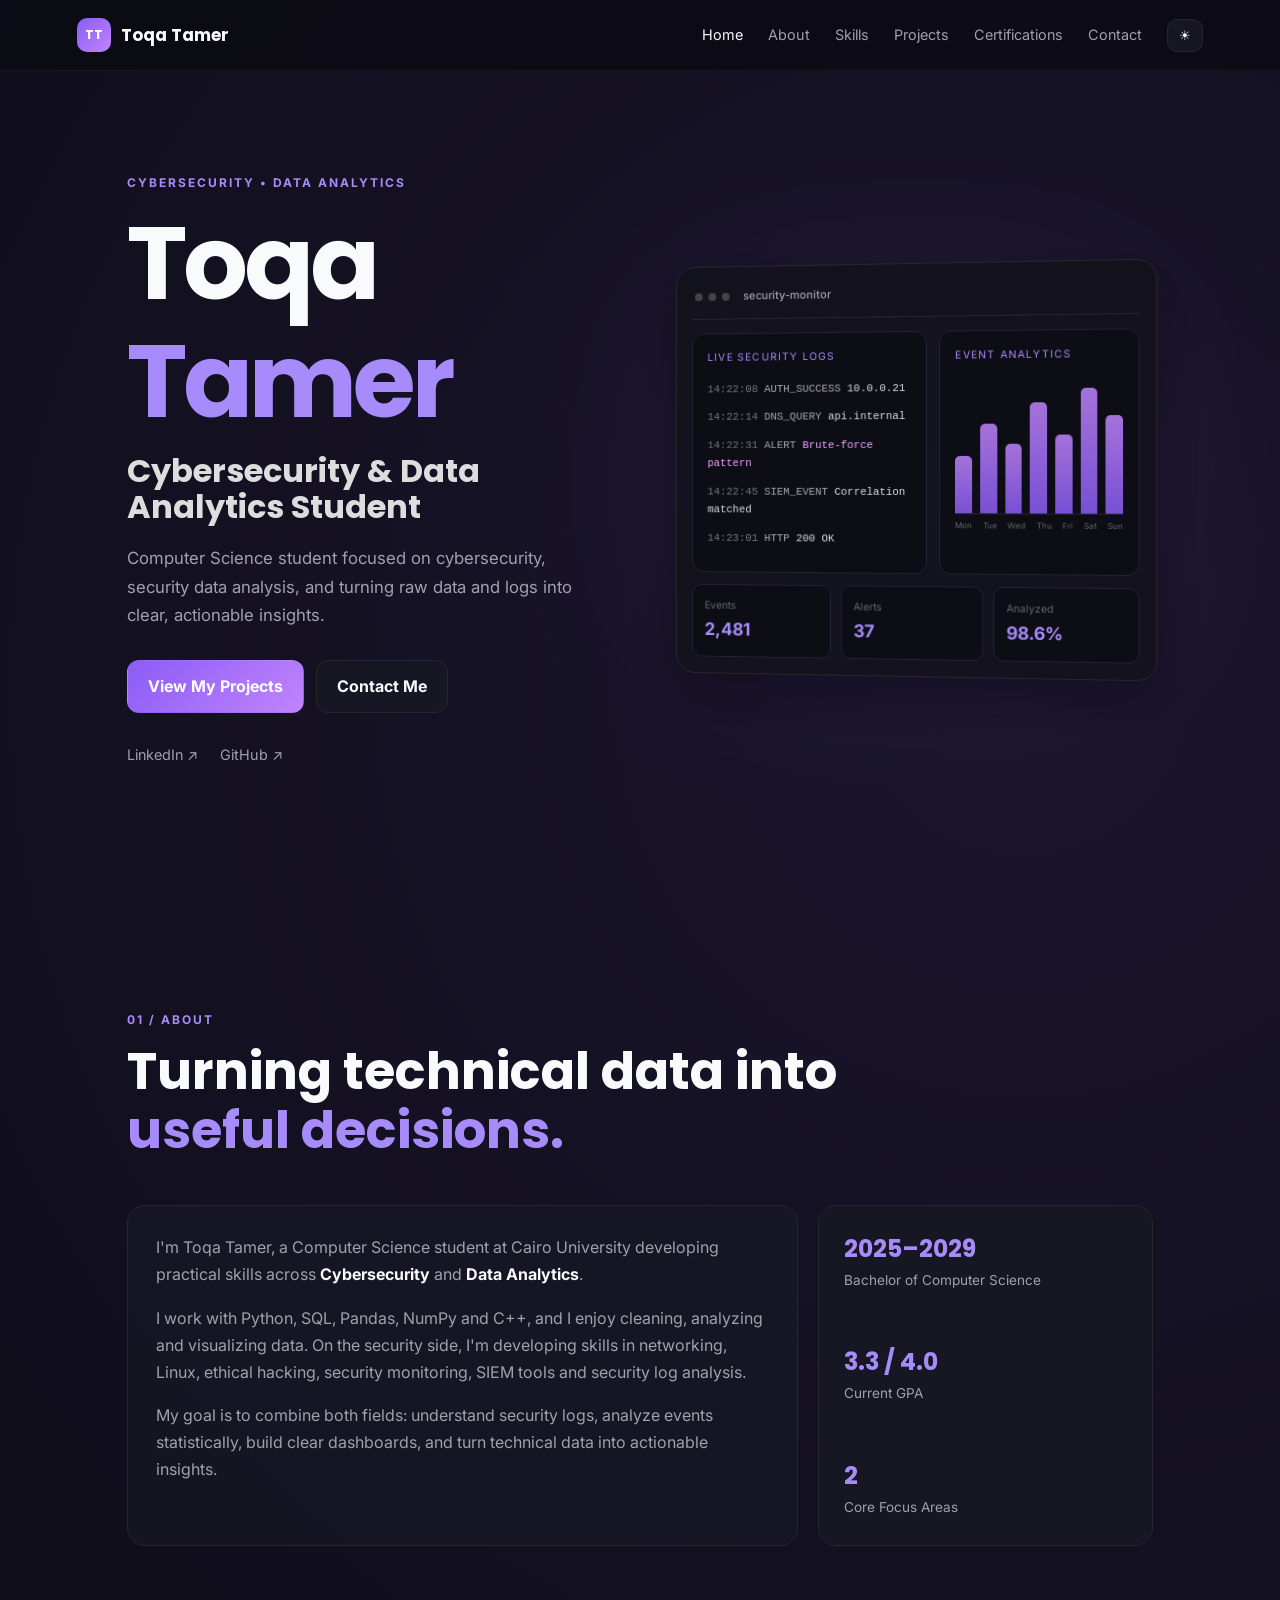
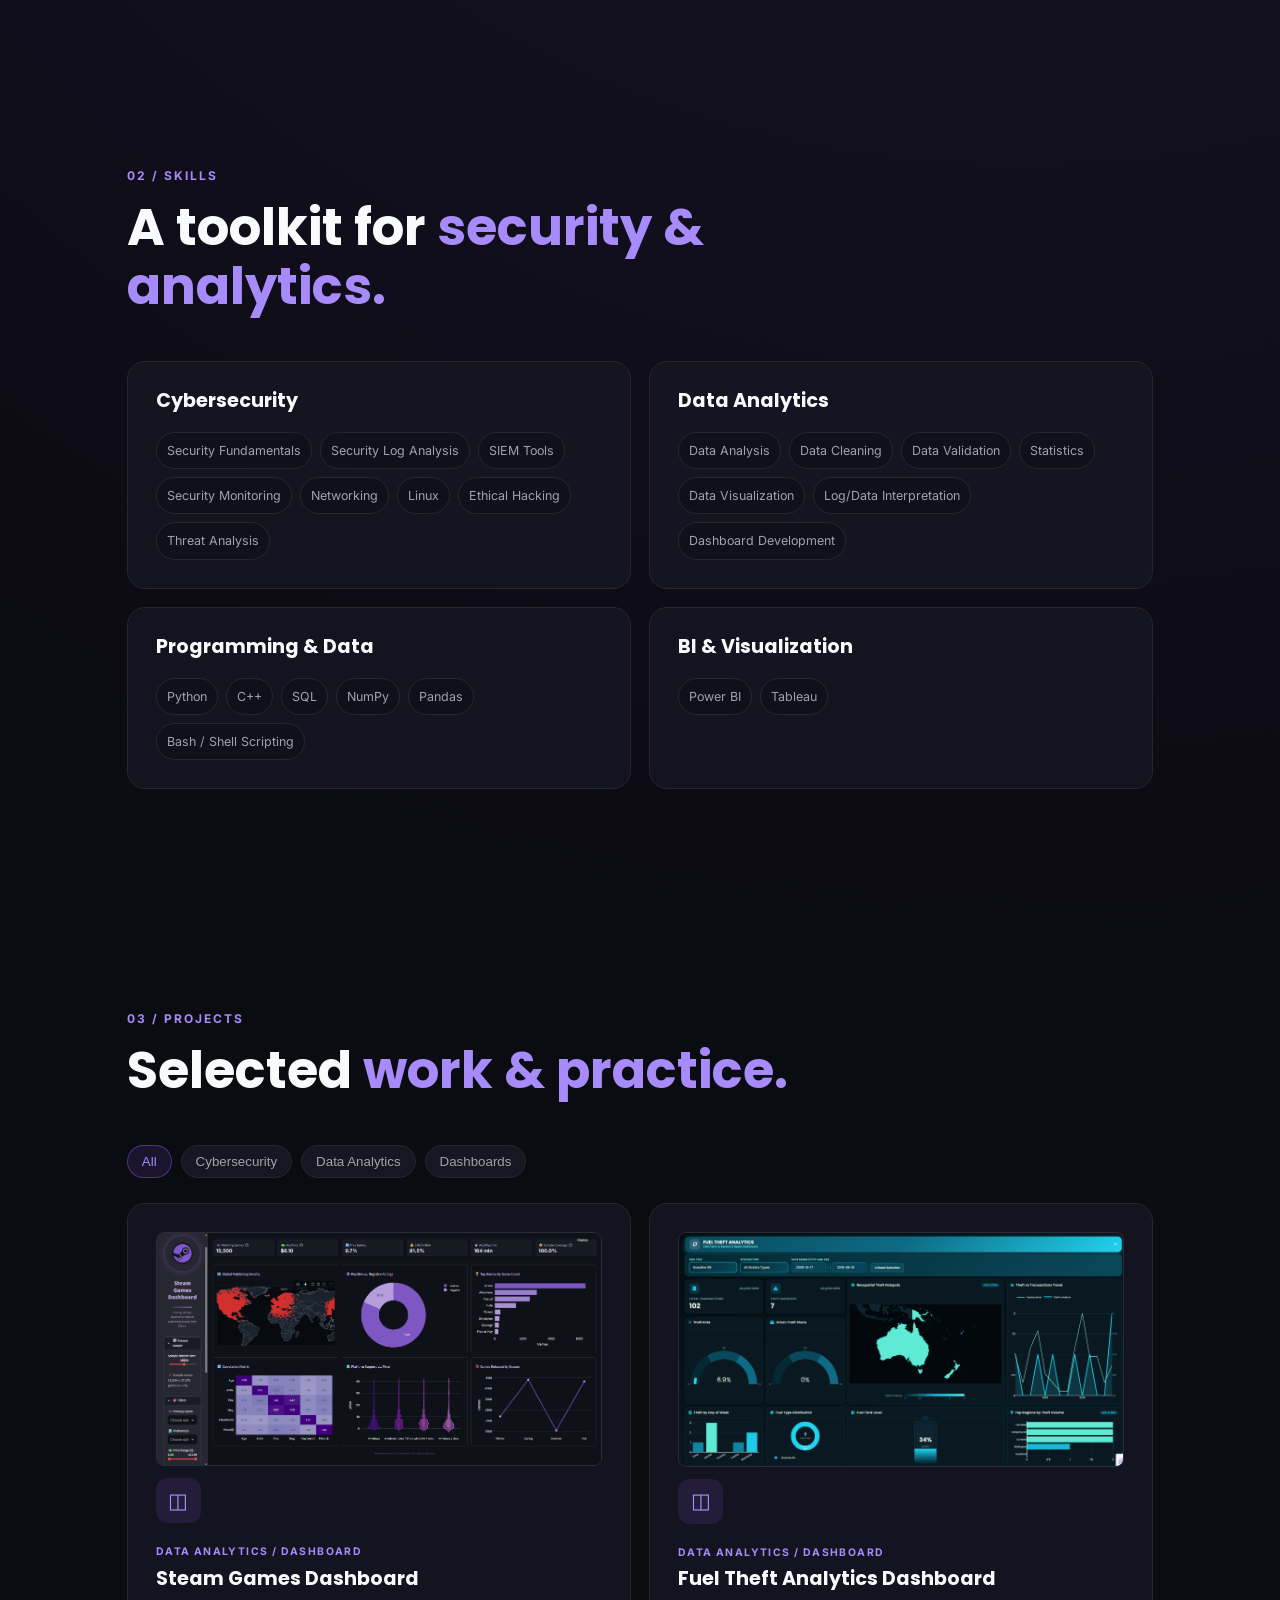
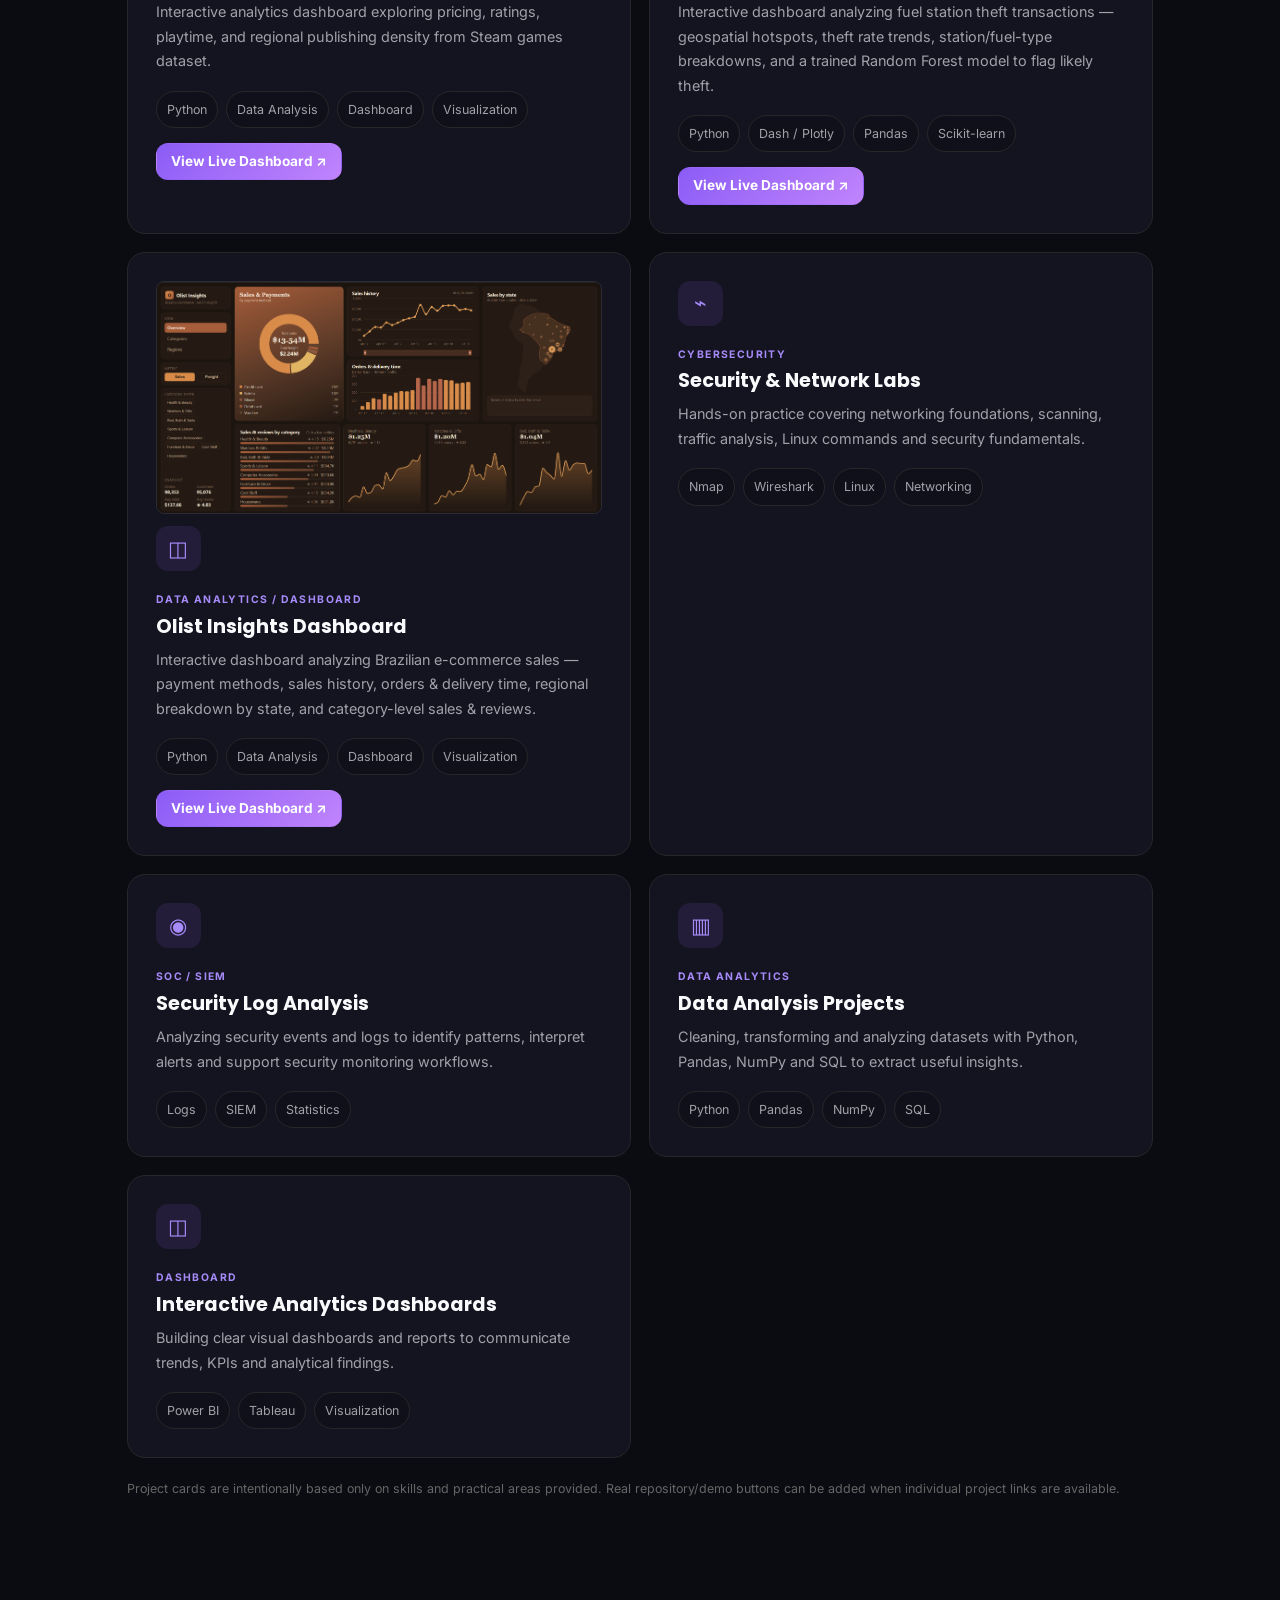
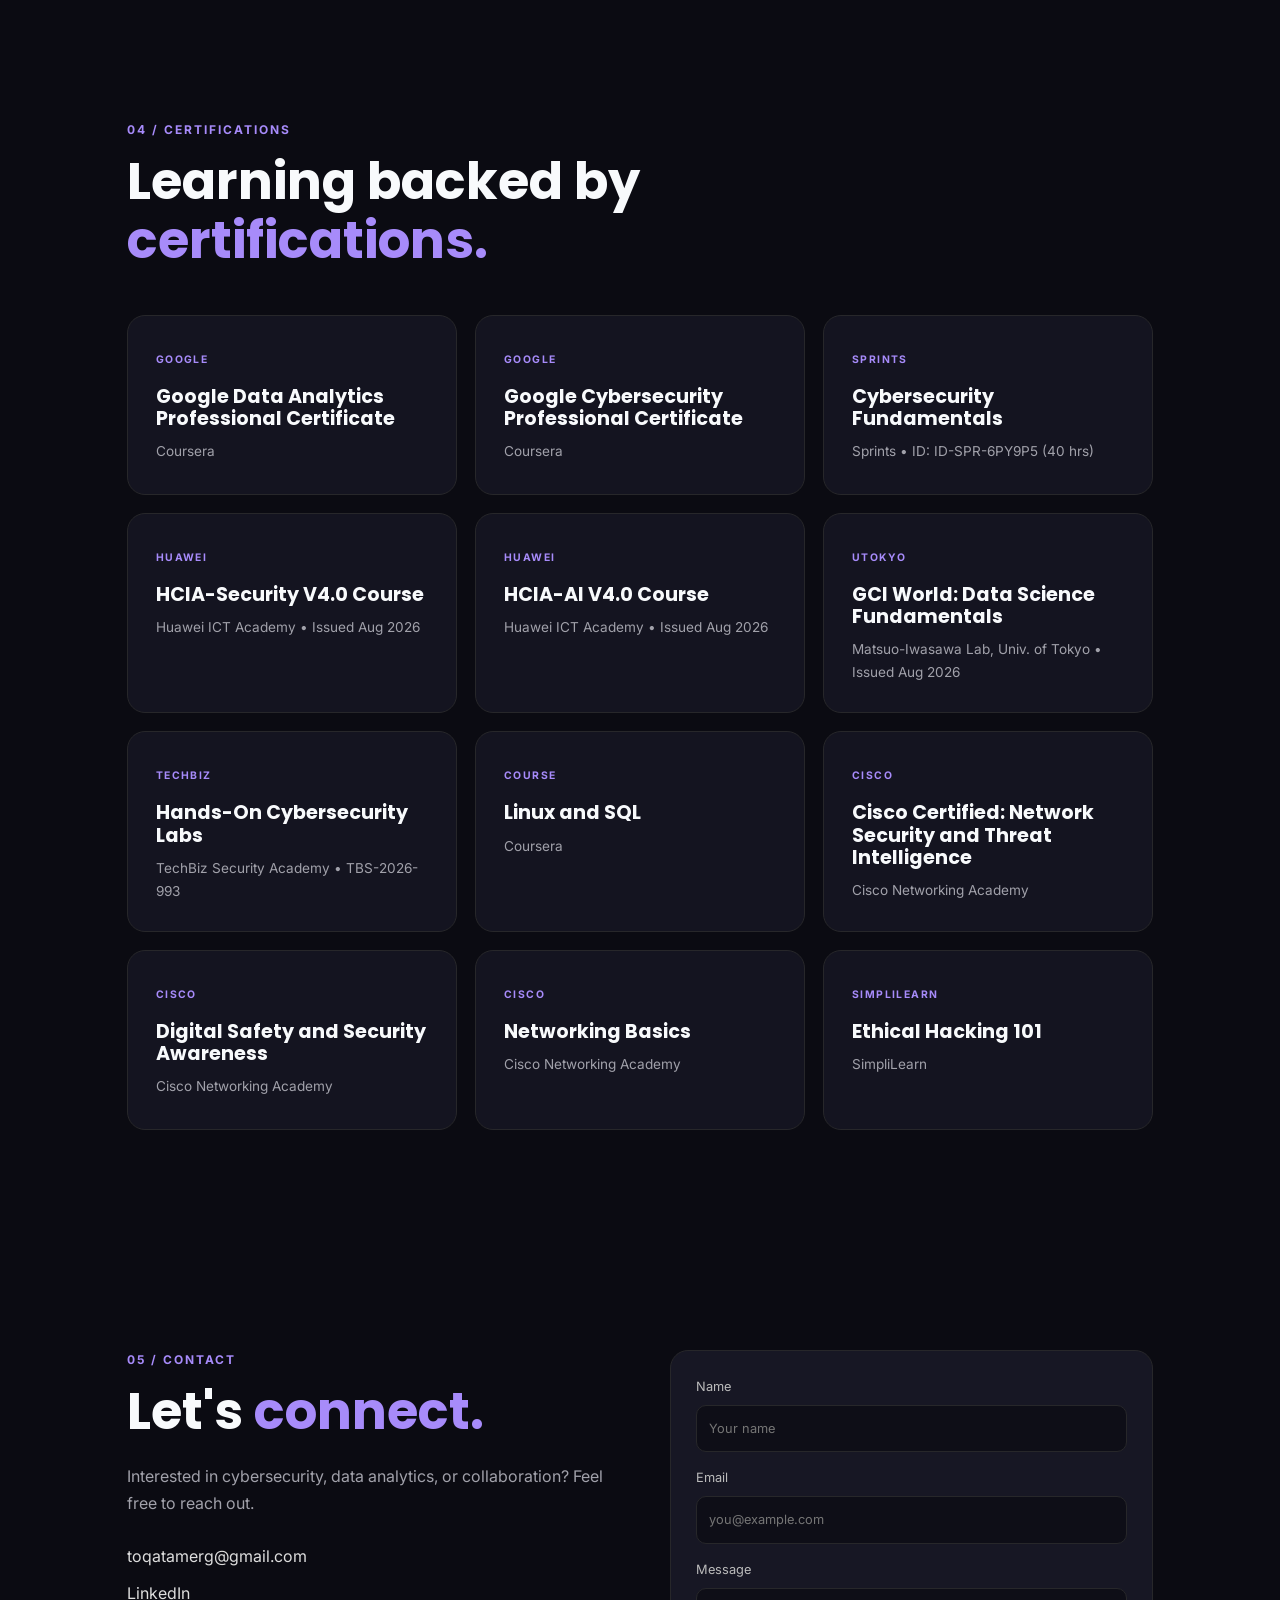
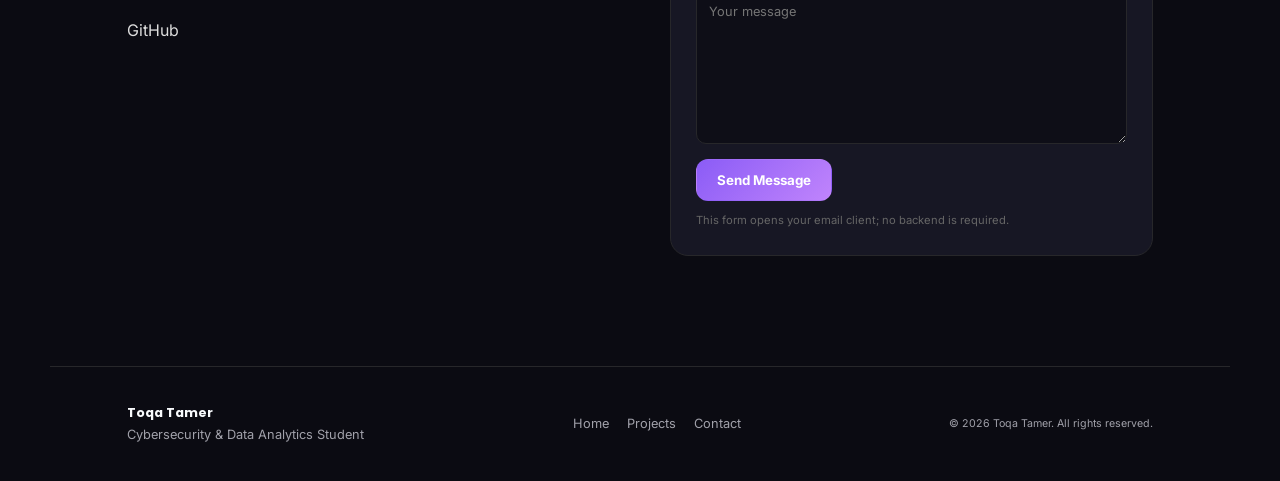
<file: index.html>
<!DOCTYPE html>
<html lang="en">
<head>
  <meta charset="UTF-8" />
  <meta name="viewport" content="width=device-width, initial-scale=1.0" />
  <meta name="description" content="Toqa Tamer - Cybersecurity & Data Analytics Student Portfolio" />
  <title>Toqa Tamer | Cybersecurity & Data Analytics</title>
  <link rel="preconnect" href="https://fonts.googleapis.com">
  <link rel="preconnect" href="https://fonts.gstatic.com" crossorigin>
  <link href="https://fonts.googleapis.com/css2?family=Inter:wght@400;500;600;700&family=Poppins:wght@500;600;700;800&display=swap" rel="stylesheet">
  <link rel="stylesheet" href="style.css" />
</head>
<body>
  <header class="navbar">
    <a class="logo" href="#home"><span>TT</span> Toqa Tamer</a>
    <button class="menu-btn" aria-label="Open navigation">☰</button>
    <nav class="nav-links">
      <a class="active" href="#home">Home</a>
      <a href="#about">About</a>
      <a href="#skills">Skills</a>
      <a href="#projects">Projects</a>
      <a href="#certifications">Certifications</a>
      <a href="#contact">Contact</a>
      <button id="themeToggle" class="theme-btn" aria-label="Toggle theme">☀</button>
    </nav>
  </header>

  <main>
    <section id="home" class="hero section">
      <div class="hero-copy reveal">
        <p class="eyebrow">CYBERSECURITY • DATA ANALYTICS</p>
        <h1>Toqa <span>Tamer</span></h1>
        <h2>Cybersecurity &amp; Data Analytics Student</h2>
        <p class="hero-text">Computer Science student focused on cybersecurity, security data analysis, and turning raw data and logs into clear, actionable insights.</p>
        <div class="hero-actions">
          <a class="btn primary" href="#projects">View My Projects</a>
          <a class="btn secondary" href="#contact">Contact Me</a>
        </div>
        <div class="socials">
          <a href="https://www.linkedin.com/in/toqa-tamer" target="_blank" rel="noopener">LinkedIn ↗</a>
          <a href="https://github.com/toqatamerg-cpu" target="_blank" rel="noopener">GitHub ↗</a>
        </div>
      </div>

      <div class="hero-visual reveal">
        <div class="glow"></div>
        <div class="monitor">
          <div class="monitor-top"><span></span><span></span><span></span><b>security-monitor</b></div>
          <div class="monitor-grid">
            <div class="terminal">
              <div class="mini-title">LIVE SECURITY LOGS</div>
              <p><i>14:22:08</i> AUTH_SUCCESS <strong>10.0.0.21</strong></p>
              <p><i>14:22:14</i> DNS_QUERY <strong>api.internal</strong></p>
              <p class="warning"><i>14:22:31</i> ALERT <strong>Brute-force pattern</strong></p>
              <p><i>14:22:45</i> SIEM_EVENT <strong>Correlation matched</strong></p>
              <p><i>14:23:01</i> HTTP <strong>200 OK</strong></p>
            </div>
            <div class="chart-card">
              <div class="mini-title">EVENT ANALYTICS</div>
              <div class="bars"><span style="height:42%"></span><span style="height:66%"></span><span style="height:51%"></span><span style="height:82%"></span><span style="height:58%"></span><span style="height:92%"></span><span style="height:72%"></span></div>
              <div class="chart-labels"><span>Mon</span><span>Tue</span><span>Wed</span><span>Thu</span><span>Fri</span><span>Sat</span><span>Sun</span></div>
            </div>
          </div>
          <div class="kpis">
            <div><small>Events</small><b>2,481</b></div>
            <div><small>Alerts</small><b>37</b></div>
            <div><small>Analyzed</small><b>98.6%</b></div>
          </div>
        </div>
      </div>
    </section>

    <section id="about" class="section">
      <div class="section-heading reveal">
        <p class="eyebrow">01 / ABOUT</p>
        <h2>Turning technical data into <span>useful decisions.</span></h2>
      </div>
      <div class="about-grid">
        <div class="about-card reveal">
          <p>I'm Toqa Tamer, a Computer Science student at Cairo University developing practical skills across <strong>Cybersecurity</strong> and <strong>Data Analytics</strong>.</p>
          <p>I work with Python, SQL, Pandas, NumPy and C++, and I enjoy cleaning, analyzing and visualizing data. On the security side, I'm developing skills in networking, Linux, ethical hacking, security monitoring, SIEM tools and security log analysis.</p>
          <p>My goal is to combine both fields: understand security logs, analyze events statistically, build clear dashboards, and turn technical data into actionable insights.</p>
        </div>
        <div class="about-stats reveal">
          <div><strong>2025–2029</strong><span>Bachelor of Computer Science</span></div>
          <div><strong>3.3 / 4.0</strong><span>Current GPA</span></div>
          <div><strong>2</strong><span>Core Focus Areas</span></div>
        </div>
      </div>
    </section>

    <section id="skills" class="section">
      <div class="section-heading reveal">
        <p class="eyebrow">02 / SKILLS</p>
        <h2>A toolkit for <span>security &amp; analytics.</span></h2>
      </div>
      <div class="skills-grid">
        <article class="skill-card reveal"><h3>Cybersecurity</h3><div class="tags"><span>Security Fundamentals</span><span>Security Log Analysis</span><span>SIEM Tools</span><span>Security Monitoring</span><span>Networking</span><span>Linux</span><span>Ethical Hacking</span><span>Threat Analysis</span></div></article>
        <article class="skill-card reveal"><h3>Data Analytics</h3><div class="tags"><span>Data Analysis</span><span>Data Cleaning</span><span>Data Validation</span><span>Statistics</span><span>Data Visualization</span><span>Log/Data Interpretation</span><span>Dashboard Development</span></div></article>
        <article class="skill-card reveal"><h3>Programming &amp; Data</h3><div class="tags"><span>Python</span><span>C++</span><span>SQL</span><span>NumPy</span><span>Pandas</span><span>Bash / Shell Scripting</span></div></article>
        <article class="skill-card reveal"><h3>BI &amp; Visualization</h3><div class="tags"><span>Power BI</span><span>Tableau</span></div></article>
      </div>
    </section>

    <section id="projects" class="section">
      <div class="section-heading reveal">
        <p class="eyebrow">03 / PROJECTS</p>
        <h2>Selected <span>work &amp; practice.</span></h2>
      </div>
      <div class="filters reveal">
        <button class="filter active" data-filter="all">All</button>
        <button class="filter" data-filter="cybersecurity">Cybersecurity</button>
        <button class="filter" data-filter="analytics">Data Analytics</button>
        <button class="filter" data-filter="dashboard">Dashboards</button>
      </div>
      <div class="projects-grid">
        <article class="project-card reveal" data-category="dashboard analytics">
          <div class="project-thumb" style="margin-bottom: 12px; border-radius: 8px; overflow: hidden; border: 1px solid rgba(255,255,255,0.1);">
            <img src="steam-games.png" alt="Steam Games Dashboard" style="width: 100%; display: block; height: auto;" />
          </div>
          <div class="project-icon">◫</div>
          <p class="project-type">DATA ANALYTICS / DASHBOARD</p>
          <h3>Steam Games Dashboard</h3>
          <p>Interactive analytics dashboard exploring pricing, ratings, playtime, and regional publishing density from Steam games dataset.</p>
          <div class="project-tags">
            <span>Python</span>
            <span>Data Analysis</span>
            <span>Dashboard</span>
            <span>Visualization</span>
          </div>
          <div style="margin-top: 15px;">
            <a href="https://lnkd.in/epWGrnBT" target="_blank" rel="noopener noreferrer" class="btn primary" style="display: inline-block; padding: 6px 14px; font-size: 0.85rem;">View Live Dashboard ↗</a>
          </div>
        </article>
        <article class="project-card reveal" data-category="dashboard analytics">
          <div class="project-thumb" style="margin-bottom: 12px; border-radius: 8px; overflow: hidden; border: 1px solid rgba(255,255,255,0.1);">
            <img src="fuel-theft-dashboard.png" alt="Fuel Theft Analytics Dashboard" style="width: 100%; display: block; height: auto;" />
          </div>
          <div class="project-icon">◫</div>
          <p class="project-type">DATA ANALYTICS / DASHBOARD</p>
          <h3>Fuel Theft Analytics Dashboard</h3>
          <p>Interactive dashboard analyzing fuel station theft transactions — geospatial hotspots, theft rate trends, station/fuel-type breakdowns, and a trained Random Forest model to flag likely theft.</p>
          <div class="project-tags">
            <span>Python</span>
            <span>Dash / Plotly</span>
            <span>Pandas</span>
            <span>Scikit-learn</span>
          </div>
          <div style="margin-top: 15px;">
            <a href="https://fuel-dashboard-eta.vercel.app/" target="_blank" rel="noopener noreferrer" class="btn primary" style="display: inline-block; padding: 6px 14px; font-size: 0.85rem;">View Live Dashboard ↗</a>
          </div>
        </article>
        <article class="project-card reveal" data-category="dashboard analytics">
          <div class="project-thumb" style="margin-bottom: 12px; border-radius: 8px; overflow: hidden; border: 1px solid rgba(255,255,255,0.1);">
            <img src="olist-dashboard.png" alt="Olist Insights Dashboard" style="width: 100%; display: block; height: auto;" />
          </div>
          <div class="project-icon">◫</div>
          <p class="project-type">DATA ANALYTICS / DASHBOARD</p>
          <h3>Olist Insights Dashboard</h3>
          <p>Interactive dashboard analyzing Brazilian e-commerce sales — payment methods, sales history, orders &amp; delivery time, regional breakdown by state, and category-level sales &amp; reviews.</p>
          <div class="project-tags">
            <span>Python</span>
            <span>Data Analysis</span>
            <span>Dashboard</span>
            <span>Visualization</span>
          </div>
          <div style="margin-top: 15px;">
            <a href="https://toqatamerg-cpu.github.io/olist-dashboard/" target="_blank" rel="noopener noreferrer" class="btn primary" style="display: inline-block; padding: 6px 14px; font-size: 0.85rem;">View Live Dashboard ↗</a>
          </div>
        </article>
        <article class="project-card reveal" data-category="cybersecurity"><div class="project-icon">⌁</div><p class="project-type">CYBERSECURITY</p><h3>Security &amp; Network Labs</h3><p>Hands-on practice covering networking foundations, scanning, traffic analysis, Linux commands and security fundamentals.</p><div class="project-tags"><span>Nmap</span><span>Wireshark</span><span>Linux</span><span>Networking</span></div></article>
        <article class="project-card reveal" data-category="cybersecurity"><div class="project-icon">◉</div><p class="project-type">SOC / SIEM</p><h3>Security Log Analysis</h3><p>Analyzing security events and logs to identify patterns, interpret alerts and support security monitoring workflows.</p><div class="project-tags"><span>Logs</span><span>SIEM</span><span>Statistics</span></div></article>
        <article class="project-card reveal" data-category="analytics"><div class="project-icon">▥</div><p class="project-type">DATA ANALYTICS</p><h3>Data Analysis Projects</h3><p>Cleaning, transforming and analyzing datasets with Python, Pandas, NumPy and SQL to extract useful insights.</p><div class="project-tags"><span>Python</span><span>Pandas</span><span>NumPy</span><span>SQL</span></div></article>
        <article class="project-card reveal" data-category="dashboard"><div class="project-icon">◫</div><p class="project-type">DASHBOARD</p><h3>Interactive Analytics Dashboards</h3><p>Building clear visual dashboards and reports to communicate trends, KPIs and analytical findings.</p><div class="project-tags"><span>Power BI</span><span>Tableau</span><span>Visualization</span></div></article>
      </div>
      <p class="project-note reveal">Project cards are intentionally based only on skills and practical areas provided. Real repository/demo buttons can be added when individual project links are available.</p>
    </section>

    <section id="certifications" class="section">
      <div class="section-heading reveal">
        <p class="eyebrow">04 / CERTIFICATIONS</p>
        <h2>Learning backed by <span>certifications.</span></h2>
      </div>
      <div class="cert-grid">
        <article class="cert-card reveal"><span>GOOGLE</span><h3>Google Data Analytics Professional Certificate</h3><p>Coursera</p></article>
        <article class="cert-card reveal"><span>GOOGLE</span><h3>Google Cybersecurity Professional Certificate</h3><p>Coursera</p></article>
        <article class="cert-card reveal"><span>SPRINTS</span><h3>Cybersecurity Fundamentals</h3><p>Sprints • ID: ID-SPR-6PY9P5 (40 hrs)</p></article>
        <article class="cert-card reveal"><span>HUAWEI</span><h3>HCIA-Security V4.0 Course</h3><p>Huawei ICT Academy • Issued Aug 2026</p></article>
        <article class="cert-card reveal"><span>HUAWEI</span><h3>HCIA-AI V4.0 Course</h3><p>Huawei ICT Academy • Issued Aug 2026</p></article>
        <article class="cert-card reveal"><span>UTOKYO</span><h3>GCI World: Data Science Fundamentals</h3><p>Matsuo-Iwasawa Lab, Univ. of Tokyo • Issued Aug 2026</p></article>
        <article class="cert-card reveal"><span>TECHBIZ</span><h3>Hands-On Cybersecurity Labs</h3><p>TechBiz Security Academy • TBS-2026-993</p></article>
        <article class="cert-card reveal"><span>COURSE</span><h3>Linux and SQL</h3><p>Coursera</p></article>
        <article class="cert-card reveal"><span>CISCO</span><h3>Cisco Certified: Network Security and Threat Intelligence</h3><p>Cisco Networking Academy</p></article>
        <article class="cert-card reveal"><span>CISCO</span><h3>Digital Safety and Security Awareness</h3><p>Cisco Networking Academy</p></article>
        <article class="cert-card reveal"><span>CISCO</span><h3>Networking Basics</h3><p>Cisco Networking Academy</p></article>
        <article class="cert-card reveal"><span>SIMPLILEARN</span><h3>Ethical Hacking 101</h3><p>SimpliLearn</p></article>
      </div>
    </section>

    <section id="contact" class="section contact-section">
      <div class="contact-copy reveal">
        <p class="eyebrow">05 / CONTACT</p>
        <h2>Let's <span>connect.</span></h2>
        <p>Interested in cybersecurity, data analytics, or collaboration? Feel free to reach out.</p>
        <div class="contact-links">
          <a href="mailto:toqatamerg@gmail.com">toqatamerg@gmail.com</a>
          <a href="https://www.linkedin.com/in/toqa-tamer" target="_blank" rel="noopener">LinkedIn</a>
          <a href="https://github.com/toqatamerg-cpu" target="_blank" rel="noopener">GitHub</a>
        </div>
      </div>
      <form class="contact-form reveal" id="contactForm">
        <label>Name<input type="text" name="name" required placeholder="Your name"></label>
        <label>Email<input type="email" name="email" required placeholder="you@example.com"></label>
        <label>Message<textarea name="message" required rows="6" placeholder="Your message"></textarea></label>
        <button class="btn primary" type="submit">Send Message</button>
        <p class="form-note">This form opens your email client; no backend is required.</p>
      </form>
    </section>
  </main>

  <footer>
    <div><strong>Toqa Tamer</strong><span>Cybersecurity &amp; Data Analytics Student</span></div>
    <div class="footer-links"><a href="#home">Home</a><a href="#projects">Projects</a><a href="#contact">Contact</a></div>
    <small>© 2026 Toqa Tamer. All rights reserved.</small>
  </footer>

  <script src="script.js"></script>
</body>
</html>
</file>
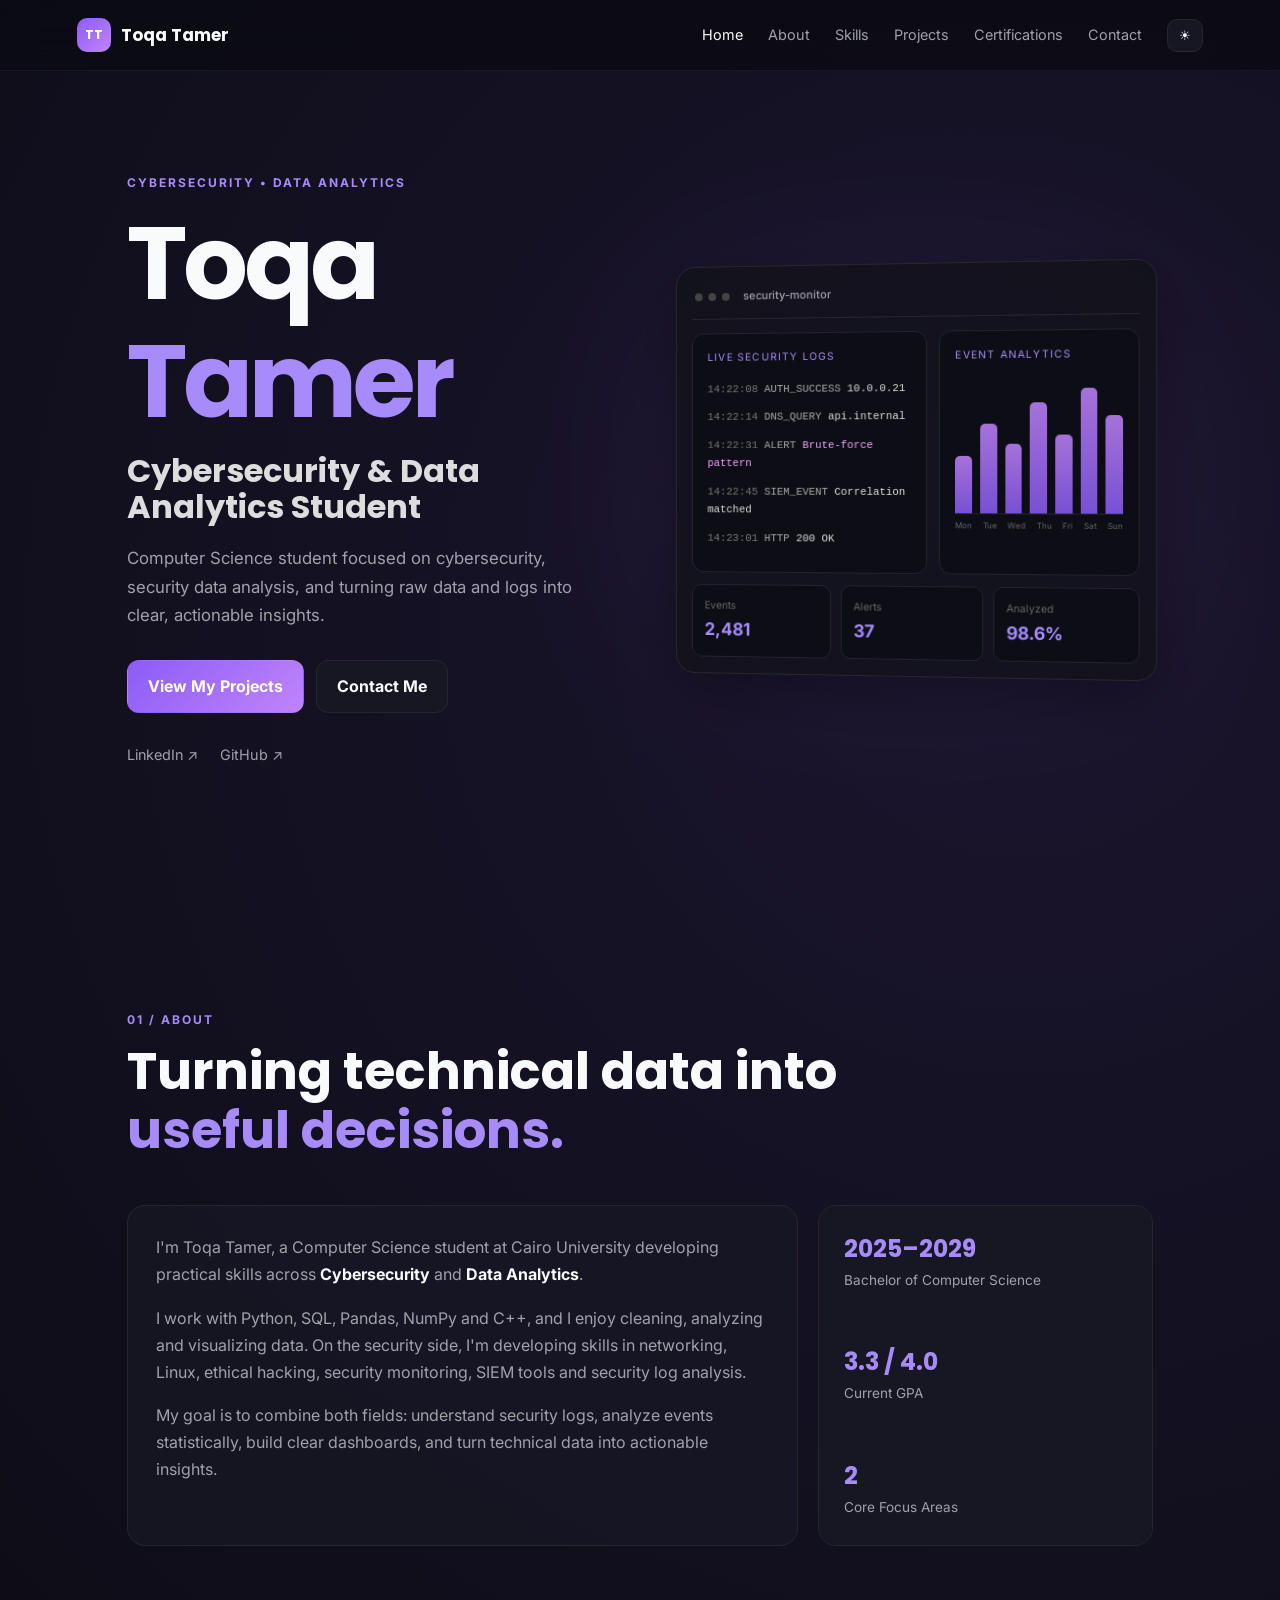
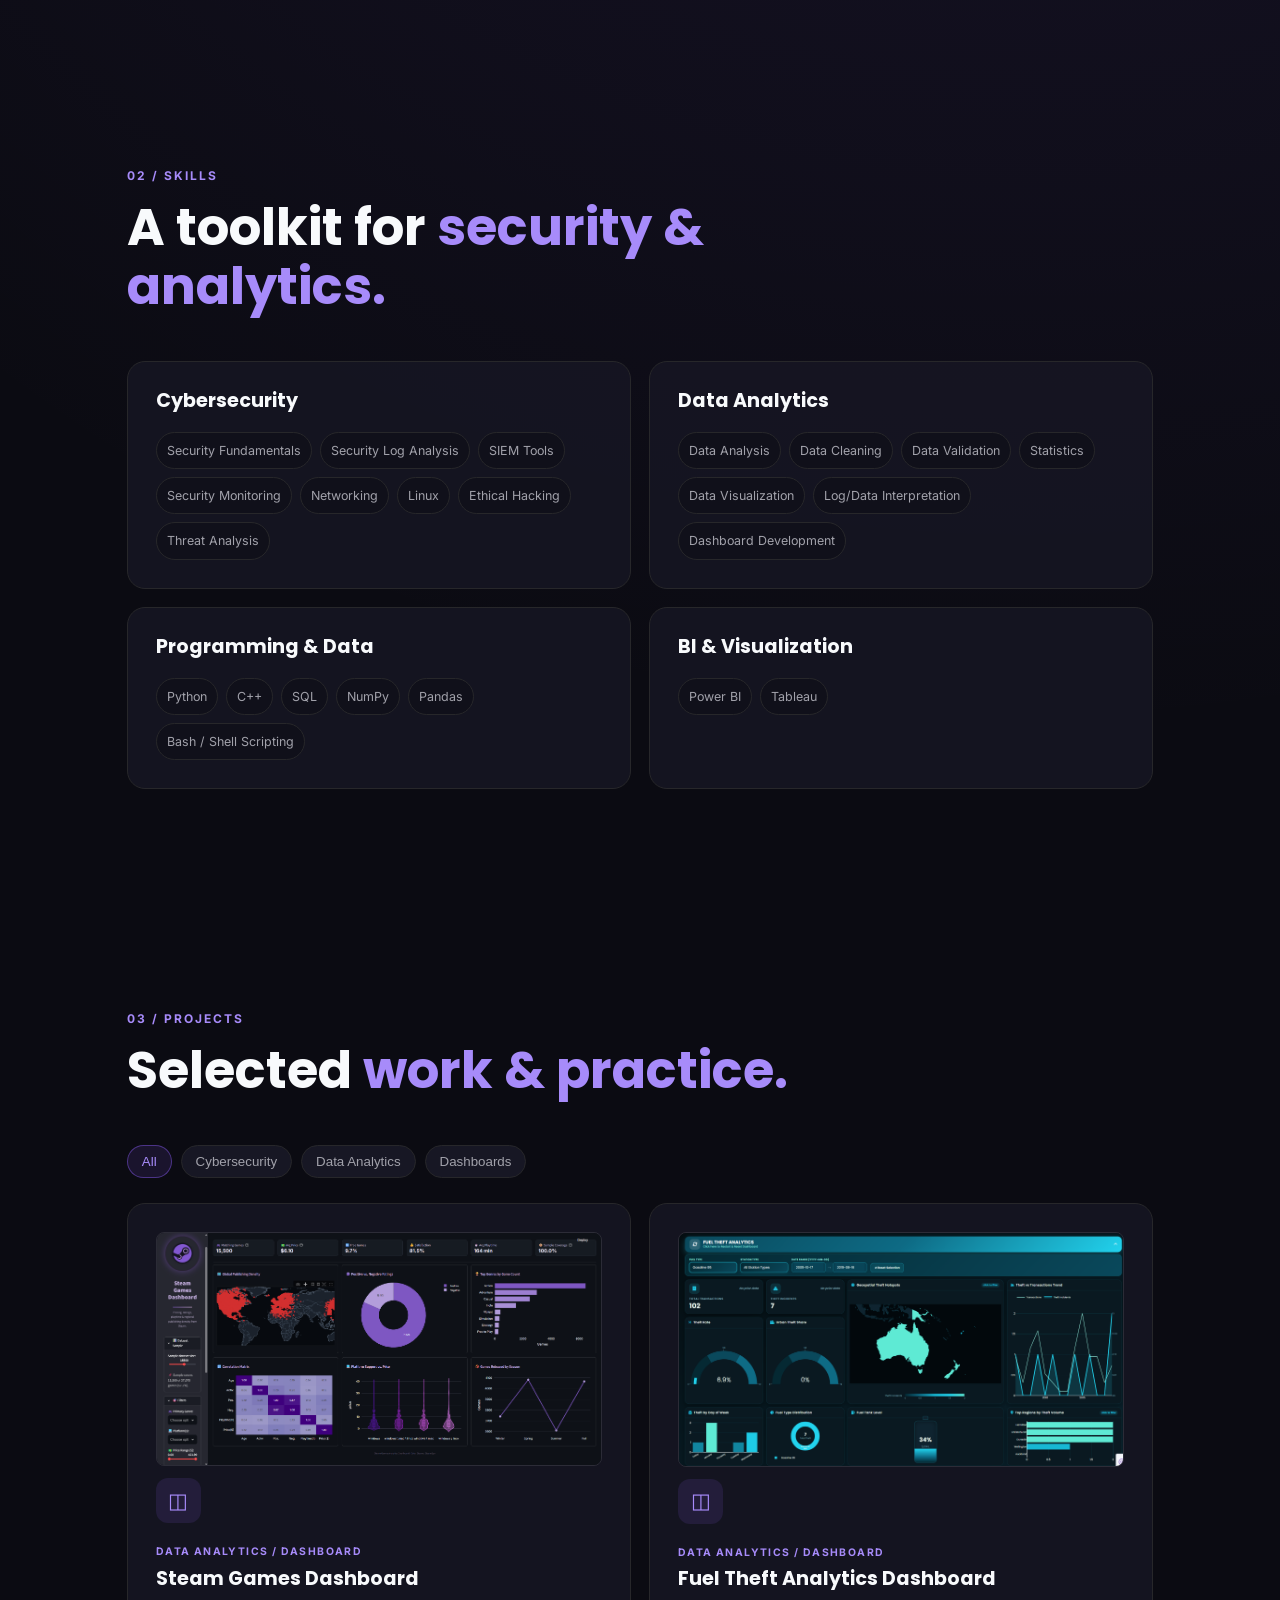
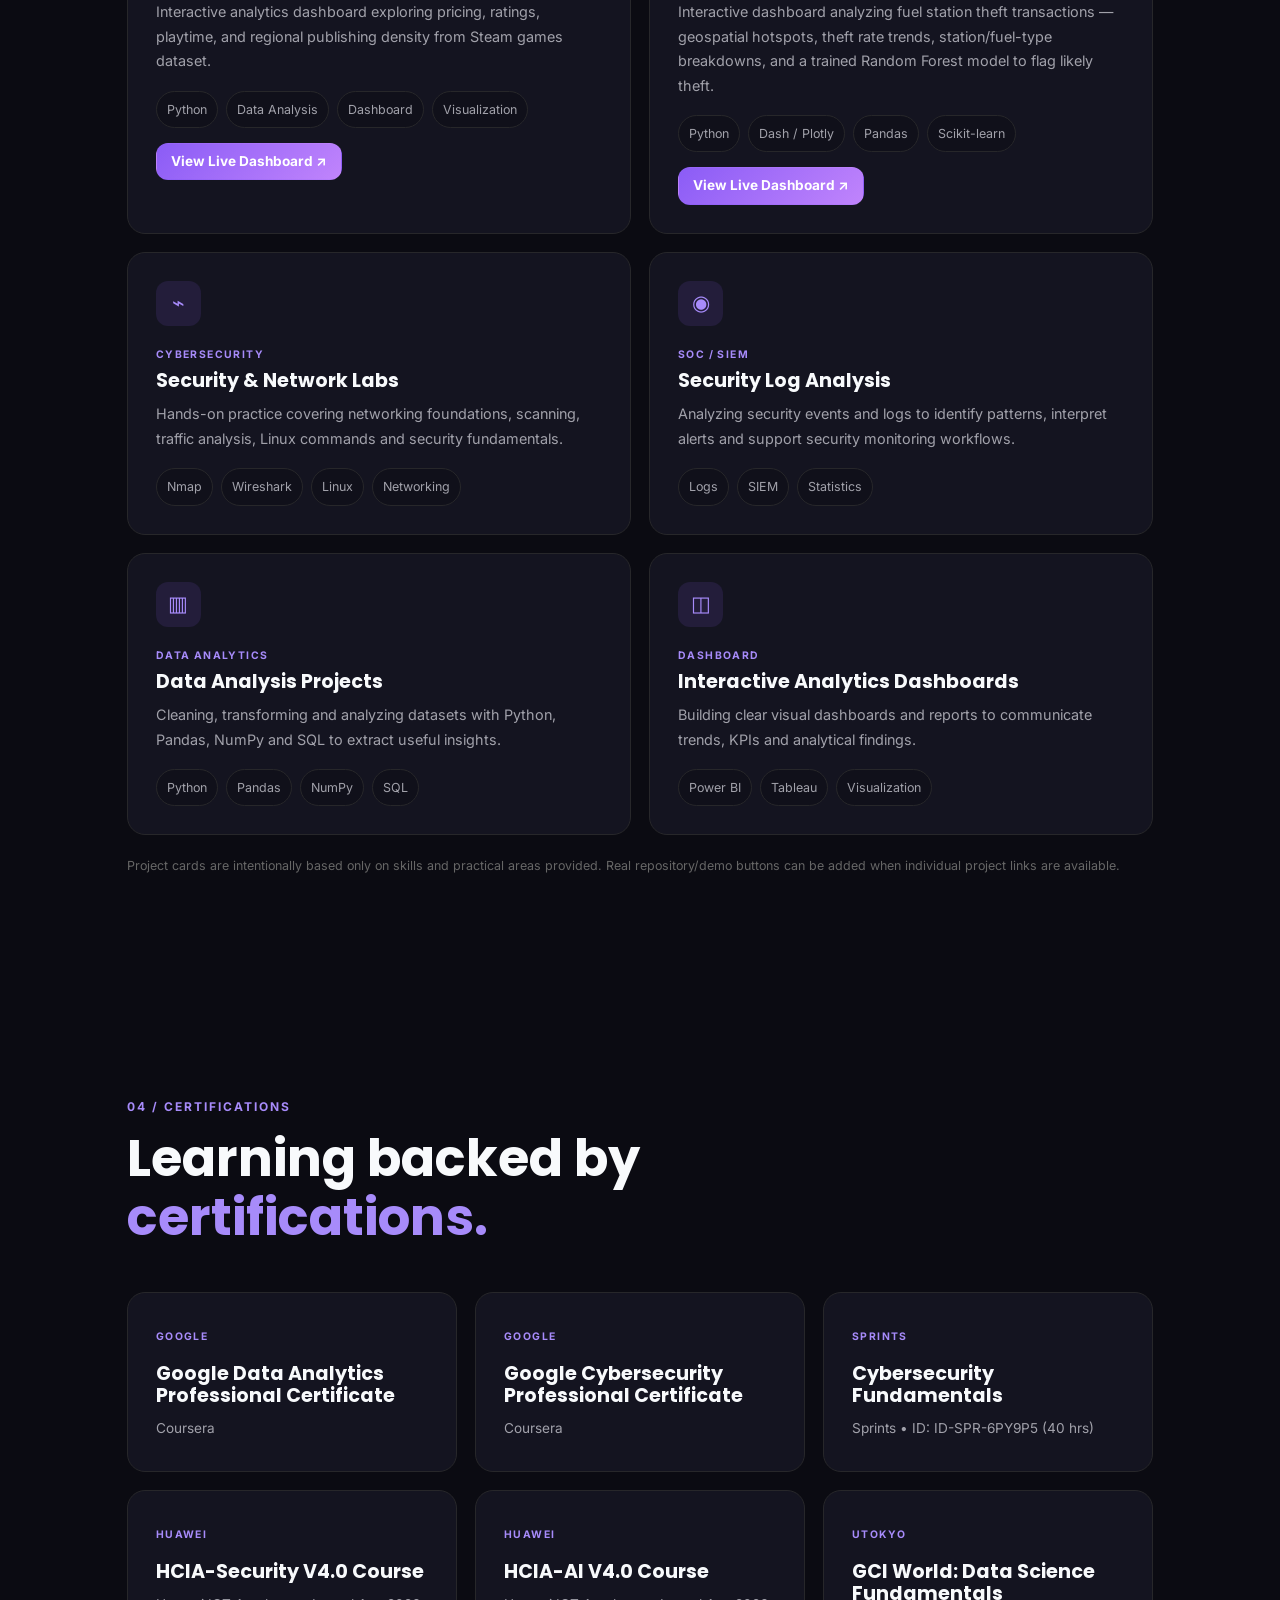
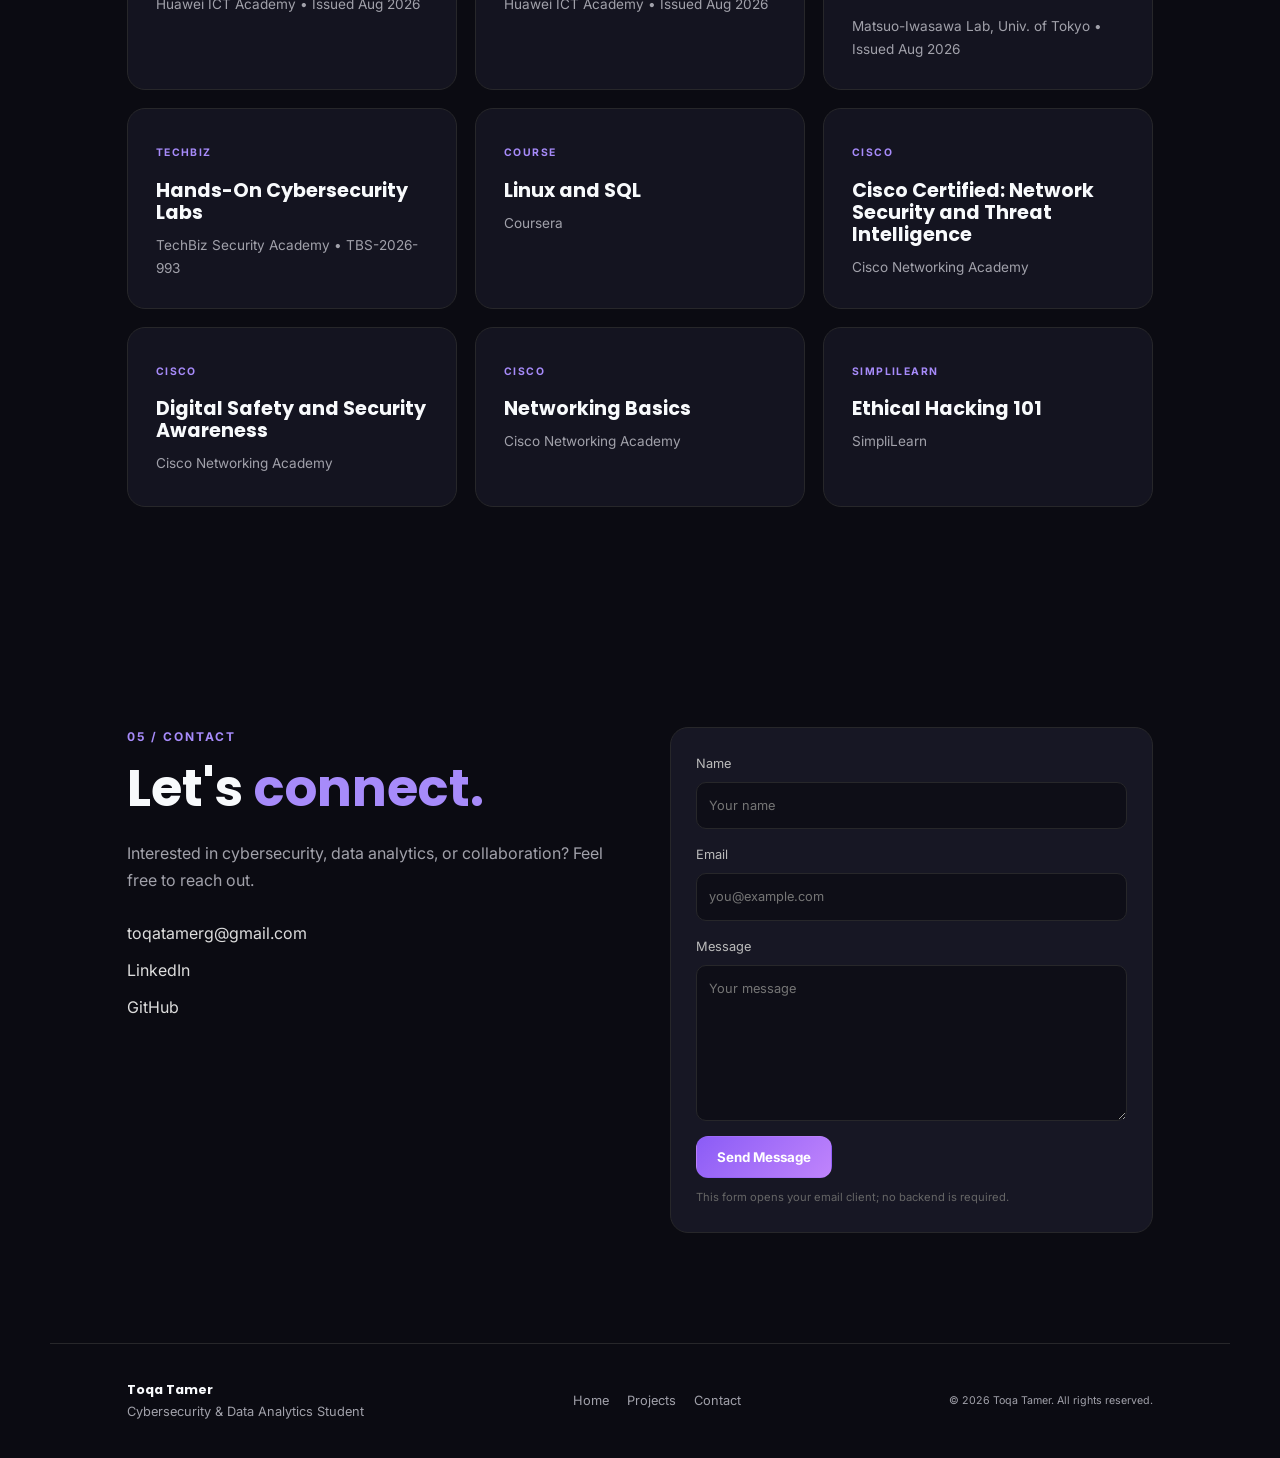
<file: index_updated.html>
<!DOCTYPE html>
<html lang="en">
<head>
  <meta charset="UTF-8" />
  <meta name="viewport" content="width=device-width, initial-scale=1.0" />
  <meta name="description" content="Toqa Tamer - Cybersecurity & Data Analytics Student Portfolio" />
  <title>Toqa Tamer | Cybersecurity & Data Analytics</title>
  <link rel="preconnect" href="https://fonts.googleapis.com">
  <link rel="preconnect" href="https://fonts.gstatic.com" crossorigin>
  <link href="https://fonts.googleapis.com/css2?family=Inter:wght@400;500;600;700&family=Poppins:wght@500;600;700;800&display=swap" rel="stylesheet">
  <link rel="stylesheet" href="style.css" />
</head>
<body>
  <header class="navbar">
    <a class="logo" href="#home"><span>TT</span> Toqa Tamer</a>
    <button class="menu-btn" aria-label="Open navigation">☰</button>
    <nav class="nav-links">
      <a class="active" href="#home">Home</a>
      <a href="#about">About</a>
      <a href="#skills">Skills</a>
      <a href="#projects">Projects</a>
      <a href="#certifications">Certifications</a>
      <a href="#contact">Contact</a>
      <button id="themeToggle" class="theme-btn" aria-label="Toggle theme">☀</button>
    </nav>
  </header>

  <main>
    <section id="home" class="hero section">
      <div class="hero-copy reveal">
        <p class="eyebrow">CYBERSECURITY • DATA ANALYTICS</p>
        <h1>Toqa <span>Tamer</span></h1>
        <h2>Cybersecurity &amp; Data Analytics Student</h2>
        <p class="hero-text">Computer Science student focused on cybersecurity, security data analysis, and turning raw data and logs into clear, actionable insights.</p>
        <div class="hero-actions">
          <a class="btn primary" href="#projects">View My Projects</a>
          <a class="btn secondary" href="#contact">Contact Me</a>
        </div>
        <div class="socials">
          <a href="https://www.linkedin.com/in/toqa-tamer" target="_blank" rel="noopener">LinkedIn ↗</a>
          <a href="https://github.com/toqatamerg-cpu" target="_blank" rel="noopener">GitHub ↗</a>
        </div>
      </div>

      <div class="hero-visual reveal">
        <div class="glow"></div>
        <div class="monitor">
          <div class="monitor-top"><span></span><span></span><span></span><b>security-monitor</b></div>
          <div class="monitor-grid">
            <div class="terminal">
              <div class="mini-title">LIVE SECURITY LOGS</div>
              <p><i>14:22:08</i> AUTH_SUCCESS <strong>10.0.0.21</strong></p>
              <p><i>14:22:14</i> DNS_QUERY <strong>api.internal</strong></p>
              <p class="warning"><i>14:22:31</i> ALERT <strong>Brute-force pattern</strong></p>
              <p><i>14:22:45</i> SIEM_EVENT <strong>Correlation matched</strong></p>
              <p><i>14:23:01</i> HTTP <strong>200 OK</strong></p>
            </div>
            <div class="chart-card">
              <div class="mini-title">EVENT ANALYTICS</div>
              <div class="bars"><span style="height:42%"></span><span style="height:66%"></span><span style="height:51%"></span><span style="height:82%"></span><span style="height:58%"></span><span style="height:92%"></span><span style="height:72%"></span></div>
              <div class="chart-labels"><span>Mon</span><span>Tue</span><span>Wed</span><span>Thu</span><span>Fri</span><span>Sat</span><span>Sun</span></div>
            </div>
          </div>
          <div class="kpis">
            <div><small>Events</small><b>2,481</b></div>
            <div><small>Alerts</small><b>37</b></div>
            <div><small>Analyzed</small><b>98.6%</b></div>
          </div>
        </div>
      </div>
    </section>

    <section id="about" class="section">
      <div class="section-heading reveal">
        <p class="eyebrow">01 / ABOUT</p>
        <h2>Turning technical data into <span>useful decisions.</span></h2>
      </div>
      <div class="about-grid">
        <div class="about-card reveal">
          <p>I'm Toqa Tamer, a Computer Science student at Cairo University developing practical skills across <strong>Cybersecurity</strong> and <strong>Data Analytics</strong>.</p>
          <p>I work with Python, SQL, Pandas, NumPy and C++, and I enjoy cleaning, analyzing and visualizing data. On the security side, I'm developing skills in networking, Linux, ethical hacking, security monitoring, SIEM tools and security log analysis.</p>
          <p>My goal is to combine both fields: understand security logs, analyze events statistically, build clear dashboards, and turn technical data into actionable insights.</p>
        </div>
        <div class="about-stats reveal">
          <div><strong>2025–2029</strong><span>Bachelor of Computer Science</span></div>
          <div><strong>3.3 / 4.0</strong><span>Current GPA</span></div>
          <div><strong>2</strong><span>Core Focus Areas</span></div>
        </div>
      </div>
    </section>

    <section id="skills" class="section">
      <div class="section-heading reveal">
        <p class="eyebrow">02 / SKILLS</p>
        <h2>A toolkit for <span>security &amp; analytics.</span></h2>
      </div>
      <div class="skills-grid">
        <article class="skill-card reveal"><h3>Cybersecurity</h3><div class="tags"><span>Security Fundamentals</span><span>Security Log Analysis</span><span>SIEM Tools</span><span>Security Monitoring</span><span>Networking</span><span>Linux</span><span>Ethical Hacking</span><span>Threat Analysis</span></div></article>
        <article class="skill-card reveal"><h3>Data Analytics</h3><div class="tags"><span>Data Analysis</span><span>Data Cleaning</span><span>Data Validation</span><span>Statistics</span><span>Data Visualization</span><span>Log/Data Interpretation</span><span>Dashboard Development</span></div></article>
        <article class="skill-card reveal"><h3>Programming &amp; Data</h3><div class="tags"><span>Python</span><span>C++</span><span>SQL</span><span>NumPy</span><span>Pandas</span><span>Bash / Shell Scripting</span></div></article>
        <article class="skill-card reveal"><h3>BI &amp; Visualization</h3><div class="tags"><span>Power BI</span><span>Tableau</span></div></article>
      </div>
    </section>

    <section id="projects" class="section">
      <div class="section-heading reveal">
        <p class="eyebrow">03 / PROJECTS</p>
        <h2>Selected <span>work &amp; practice.</span></h2>
      </div>
      <div class="filters reveal">
        <button class="filter active" data-filter="all">All</button>
        <button class="filter" data-filter="cybersecurity">Cybersecurity</button>
        <button class="filter" data-filter="analytics">Data Analytics</button>
        <button class="filter" data-filter="dashboard">Dashboards</button>
      </div>
      <div class="projects-grid">
        <article class="project-card reveal" data-category="dashboard analytics">
          <div class="project-thumb" style="margin-bottom: 12px; border-radius: 8px; overflow: hidden; border: 1px solid rgba(255,255,255,0.1);">
            <img src="steam-games.png" alt="Steam Games Dashboard" style="width: 100%; display: block; height: auto;" />
          </div>
          <div class="project-icon">◫</div>
          <p class="project-type">DATA ANALYTICS / DASHBOARD</p>
          <h3>Steam Games Dashboard</h3>
          <p>Interactive analytics dashboard exploring pricing, ratings, playtime, and regional publishing density from Steam games dataset.</p>
          <div class="project-tags">
            <span>Python</span>
            <span>Data Analysis</span>
            <span>Dashboard</span>
            <span>Visualization</span>
          </div>
          <div style="margin-top: 15px;">
            <a href="https://lnkd.in/epWGrnBT" target="_blank" rel="noopener noreferrer" class="btn primary" style="display: inline-block; padding: 6px 14px; font-size: 0.85rem;">View Live Dashboard ↗</a>
          </div>
        </article>
        <article class="project-card reveal" data-category="dashboard analytics">
          <div class="project-thumb" style="margin-bottom: 12px; border-radius: 8px; overflow: hidden; border: 1px solid rgba(255,255,255,0.1);">
            <img src="fuel-theft-dashboard.png" alt="Fuel Theft Analytics Dashboard" style="width: 100%; display: block; height: auto;" />
          </div>
          <div class="project-icon">◫</div>
          <p class="project-type">DATA ANALYTICS / DASHBOARD</p>
          <h3>Fuel Theft Analytics Dashboard</h3>
          <p>Interactive dashboard analyzing fuel station theft transactions — geospatial hotspots, theft rate trends, station/fuel-type breakdowns, and a trained Random Forest model to flag likely theft.</p>
          <div class="project-tags">
            <span>Python</span>
            <span>Dash / Plotly</span>
            <span>Pandas</span>
            <span>Scikit-learn</span>
          </div>
          <div style="margin-top: 15px;">
            <a href="https://fuel-dashboard-eta.vercel.app/" target="_blank" rel="noopener noreferrer" class="btn primary" style="display: inline-block; padding: 6px 14px; font-size: 0.85rem;">View Live Dashboard ↗</a>
          </div>
        </article>
        <article class="project-card reveal" data-category="cybersecurity"><div class="project-icon">⌁</div><p class="project-type">CYBERSECURITY</p><h3>Security &amp; Network Labs</h3><p>Hands-on practice covering networking foundations, scanning, traffic analysis, Linux commands and security fundamentals.</p><div class="project-tags"><span>Nmap</span><span>Wireshark</span><span>Linux</span><span>Networking</span></div></article>
        <article class="project-card reveal" data-category="cybersecurity"><div class="project-icon">◉</div><p class="project-type">SOC / SIEM</p><h3>Security Log Analysis</h3><p>Analyzing security events and logs to identify patterns, interpret alerts and support security monitoring workflows.</p><div class="project-tags"><span>Logs</span><span>SIEM</span><span>Statistics</span></div></article>
        <article class="project-card reveal" data-category="analytics"><div class="project-icon">▥</div><p class="project-type">DATA ANALYTICS</p><h3>Data Analysis Projects</h3><p>Cleaning, transforming and analyzing datasets with Python, Pandas, NumPy and SQL to extract useful insights.</p><div class="project-tags"><span>Python</span><span>Pandas</span><span>NumPy</span><span>SQL</span></div></article>
        <article class="project-card reveal" data-category="dashboard"><div class="project-icon">◫</div><p class="project-type">DASHBOARD</p><h3>Interactive Analytics Dashboards</h3><p>Building clear visual dashboards and reports to communicate trends, KPIs and analytical findings.</p><div class="project-tags"><span>Power BI</span><span>Tableau</span><span>Visualization</span></div></article>
      </div>
      <p class="project-note reveal">Project cards are intentionally based only on skills and practical areas provided. Real repository/demo buttons can be added when individual project links are available.</p>
    </section>

    <section id="certifications" class="section">
      <div class="section-heading reveal">
        <p class="eyebrow">04 / CERTIFICATIONS</p>
        <h2>Learning backed by <span>certifications.</span></h2>
      </div>
      <div class="cert-grid">
        <article class="cert-card reveal"><span>GOOGLE</span><h3>Google Data Analytics Professional Certificate</h3><p>Coursera</p></article>
        <article class="cert-card reveal"><span>GOOGLE</span><h3>Google Cybersecurity Professional Certificate</h3><p>Coursera</p></article>
        <article class="cert-card reveal"><span>SPRINTS</span><h3>Cybersecurity Fundamentals</h3><p>Sprints • ID: ID-SPR-6PY9P5 (40 hrs)</p></article>
        <article class="cert-card reveal"><span>HUAWEI</span><h3>HCIA-Security V4.0 Course</h3><p>Huawei ICT Academy • Issued Aug 2026</p></article>
        <article class="cert-card reveal"><span>HUAWEI</span><h3>HCIA-AI V4.0 Course</h3><p>Huawei ICT Academy • Issued Aug 2026</p></article>
        <article class="cert-card reveal"><span>UTOKYO</span><h3>GCI World: Data Science Fundamentals</h3><p>Matsuo-Iwasawa Lab, Univ. of Tokyo • Issued Aug 2026</p></article>
        <article class="cert-card reveal"><span>TECHBIZ</span><h3>Hands-On Cybersecurity Labs</h3><p>TechBiz Security Academy • TBS-2026-993</p></article>
        <article class="cert-card reveal"><span>COURSE</span><h3>Linux and SQL</h3><p>Coursera</p></article>
        <article class="cert-card reveal"><span>CISCO</span><h3>Cisco Certified: Network Security and Threat Intelligence</h3><p>Cisco Networking Academy</p></article>
        <article class="cert-card reveal"><span>CISCO</span><h3>Digital Safety and Security Awareness</h3><p>Cisco Networking Academy</p></article>
        <article class="cert-card reveal"><span>CISCO</span><h3>Networking Basics</h3><p>Cisco Networking Academy</p></article>
        <article class="cert-card reveal"><span>SIMPLILEARN</span><h3>Ethical Hacking 101</h3><p>SimpliLearn</p></article>
      </div>
    </section>

    <section id="contact" class="section contact-section">
      <div class="contact-copy reveal">
        <p class="eyebrow">05 / CONTACT</p>
        <h2>Let's <span>connect.</span></h2>
        <p>Interested in cybersecurity, data analytics, or collaboration? Feel free to reach out.</p>
        <div class="contact-links">
          <a href="mailto:toqatamerg@gmail.com">toqatamerg@gmail.com</a>
          <a href="https://www.linkedin.com/in/toqa-tamer" target="_blank" rel="noopener">LinkedIn</a>
          <a href="https://github.com/toqatamerg-cpu" target="_blank" rel="noopener">GitHub</a>
        </div>
      </div>
      <form class="contact-form reveal" id="contactForm">
        <label>Name<input type="text" name="name" required placeholder="Your name"></label>
        <label>Email<input type="email" name="email" required placeholder="you@example.com"></label>
        <label>Message<textarea name="message" required rows="6" placeholder="Your message"></textarea></label>
        <button class="btn primary" type="submit">Send Message</button>
        <p class="form-note">This form opens your email client; no backend is required.</p>
      </form>
    </section>
  </main>

  <footer>
    <div><strong>Toqa Tamer</strong><span>Cybersecurity &amp; Data Analytics Student</span></div>
    <div class="footer-links"><a href="#home">Home</a><a href="#projects">Projects</a><a href="#contact">Contact</a></div>
    <small>© 2026 Toqa Tamer. All rights reserved.</small>
  </footer>

  <script src="script.js"></script>
</body>
</html>
</file>
<file: style.css>
:root{
  --bg:#0B0B12;--surface:#12121C;--card:#171724;--purple:#8B5CF6;--purple2:#A78BFA;--accent:#C084FC;
  --text:#F8FAFC;--muted:#A1A1AA;--border:#27272A;--green:#22C55E;--shadow:0 20px 60px rgba(0,0,0,.35)
}
*{box-sizing:border-box;margin:0;padding:0}
html{scroll-behavior:smooth}
body{font-family:Inter,sans-serif;background:radial-gradient(circle at 80% 10%,rgba(139,92,246,.12),transparent 30%),var(--bg);color:var(--text);line-height:1.7}
a{color:inherit;text-decoration:none}
.navbar{position:fixed;top:0;left:0;right:0;z-index:100;display:flex;align-items:center;justify-content:space-between;padding:18px 6%;background:rgba(11,11,18,.78);backdrop-filter:blur(18px);border-bottom:1px solid rgba(255,255,255,.05)}
.logo{font-family:Poppins;font-weight:700;font-size:1.05rem;display:flex;gap:10px;align-items:center}.logo span{display:grid;place-items:center;width:34px;height:34px;border-radius:10px;background:linear-gradient(135deg,var(--purple),var(--accent));color:white;font-size:.8rem}
.nav-links{display:flex;gap:25px;align-items:center}.nav-links a{color:var(--muted);font-size:.9rem;transition:.25s}.nav-links a:hover,.nav-links a.active{color:var(--text)}
.theme-btn,.menu-btn{border:1px solid var(--border);background:var(--card);color:var(--text);border-radius:10px;padding:8px 11px;cursor:pointer}.menu-btn{display:none}
.section{max-width:1180px;margin:auto;padding:110px 6%}
.hero{min-height:100vh;display:grid;grid-template-columns:1fr 1fr;gap:60px;align-items:center;padding-top:150px}
.eyebrow{color:var(--purple2);font-size:.75rem;font-weight:700;letter-spacing:2px;margin-bottom:12px}
h1,h2,h3{font-family:Poppins;line-height:1.15}h1{font-size:clamp(3.5rem,8vw,6.8rem);letter-spacing:-4px}h1 span,h2 span{color:var(--purple2)}h2{font-size:clamp(2rem,4vw,3.4rem);margin-bottom:22px}h3{font-size:1.2rem}
.hero h2{font-size:clamp(1.3rem,2.5vw,2rem);color:#ddd;margin:12px 0 18px}.hero-text{max-width:590px;color:var(--muted);font-size:1.05rem}
.hero-actions{display:flex;gap:12px;margin:30px 0}.btn{display:inline-flex;justify-content:center;align-items:center;border-radius:12px;padding:12px 20px;font-weight:700;border:1px solid transparent;cursor:pointer;transition:.25s;font-family:Inter}.primary{background:linear-gradient(135deg,var(--purple),var(--accent));color:white}.primary:hover{transform:translateY(-2px);box-shadow:0 10px 30px rgba(139,92,246,.25)}.secondary{border-color:var(--border);background:var(--card)}.secondary:hover{border-color:var(--purple);transform:translateY(-2px)}
.socials{display:flex;gap:22px;color:var(--muted);font-size:.9rem}.socials a:hover,.contact-links a:hover{color:var(--purple2)}
.hero-visual{position:relative}.glow{position:absolute;inset:10% 5%;background:var(--purple);filter:blur(100px);opacity:.14}.monitor{position:relative;background:rgba(18,18,28,.92);border:1px solid var(--border);border-radius:20px;box-shadow:var(--shadow);padding:16px;transform:perspective(1000px) rotateY(-5deg)}
.monitor-top{display:flex;align-items:center;gap:6px;border-bottom:1px solid var(--border);padding:4px 3px 13px;color:var(--muted);font-size:.7rem}.monitor-top span{width:8px;height:8px;border-radius:50%;background:#444}.monitor-top b{margin-left:8px;font-weight:500}
.monitor-grid{display:grid;grid-template-columns:1.1fr .9fr;gap:12px;margin-top:14px}.terminal,.chart-card{background:#0d0d15;border:1px solid #222231;border-radius:12px;padding:15px;min-height:190px}.mini-title{font-size:.65rem;color:var(--purple2);letter-spacing:1.2px;margin-bottom:14px}.terminal p{font-family:monospace;font-size:.68rem;color:#aaa;margin:10px 0}.terminal i{color:#777;font-style:normal}.terminal strong{color:#ddd;font-weight:500}.terminal .warning strong{color:#f0a3ff}.bars{height:135px;display:flex;align-items:end;gap:8px;border-bottom:1px solid #252532}.bars span{flex:1;background:linear-gradient(to top,var(--purple),var(--accent));border-radius:5px 5px 0 0;opacity:.85}.chart-labels{display:flex;justify-content:space-between;font-size:.5rem;color:#666;margin-top:5px}.kpis{display:grid;grid-template-columns:repeat(3,1fr);gap:10px;margin-top:12px}.kpis div{background:#0d0d15;border:1px solid #222231;padding:12px;border-radius:10px}.kpis small{display:block;color:#666;font-size:.65rem}.kpis b{font-size:1.1rem;color:var(--purple2)}
.section-heading{max-width:760px;margin-bottom:45px}.section-heading h2{margin:0}.about-grid{display:grid;grid-template-columns:1.6fr .8fr;gap:20px}.about-card,.about-stats,.skill-card,.project-card,.cert-card{background:rgba(23,23,36,.75);border:1px solid var(--border);border-radius:18px;padding:28px}.about-card p{color:var(--muted);margin-bottom:16px}.about-card strong{color:var(--text)}.about-stats{display:grid;gap:1px;padding:0;overflow:hidden}.about-stats div{padding:25px;background:var(--card)}.about-stats strong{display:block;font:700 1.5rem Poppins;color:var(--purple2)}.about-stats span{color:var(--muted);font-size:.85rem}
.skills-grid{display:grid;grid-template-columns:1fr 1fr;gap:18px}.skill-card h3{margin-bottom:20px}.tags,.project-tags{display:flex;flex-wrap:wrap;gap:8px}.tags span,.project-tags span{padding:7px 10px;background:#10101a;border:1px solid var(--border);border-radius:999px;color:var(--muted);font-size:.78rem}
.filters{display:flex;gap:9px;flex-wrap:wrap;margin-bottom:25px}.filter{background:var(--card);border:1px solid var(--border);color:var(--muted);border-radius:999px;padding:8px 14px;cursor:pointer}.filter.active,.filter:hover{background:rgba(139,92,246,.12);color:var(--purple2);border-color:rgba(139,92,246,.45)}
.projects-grid{display:grid;grid-template-columns:repeat(2,1fr);gap:18px}.project-card{transition:.25s}.project-card:hover,.skill-card:hover,.cert-card:hover{transform:translateY(-5px);border-color:rgba(139,92,246,.45);box-shadow:0 15px 45px rgba(0,0,0,.18)}.project-icon{width:45px;height:45px;border-radius:12px;display:grid;place-items:center;background:rgba(139,92,246,.12);color:var(--purple2);font-size:1.3rem;margin-bottom:20px}.project-type,.cert-card>span{font-size:.65rem;letter-spacing:1.4px;color:var(--purple2);font-weight:700}.project-card h3{margin:7px 0 10px}.project-card p:not(.project-type){color:var(--muted);font-size:.9rem;margin-bottom:17px}.project-note{color:#666;font-size:.78rem;margin-top:20px}
.cert-grid{display:grid;grid-template-columns:repeat(3,1fr);gap:18px}.cert-card{min-height:180px;transition:.25s}.cert-card h3{margin:15px 0 10px}.cert-card p{color:var(--muted);font-size:.85rem}
.contact-section{display:grid;grid-template-columns:1fr 1fr;gap:60px}.contact-copy>p:not(.eyebrow){color:var(--muted);max-width:500px}.contact-links{display:grid;gap:10px;margin-top:25px}.contact-links a{color:#ddd}.contact-form{background:var(--card);border:1px solid var(--border);border-radius:18px;padding:25px}.contact-form label{display:grid;gap:7px;color:#bbb;font-size:.8rem;margin-bottom:15px}.contact-form input,.contact-form textarea{width:100%;background:#0e0e17;border:1px solid var(--border);border-radius:10px;padding:12px;color:var(--text);font:inherit;outline:none}.contact-form input:focus,.contact-form textarea:focus{border-color:var(--purple)}.form-note{color:#666;font-size:.7rem;margin-top:10px}
footer{max-width:1180px;margin:auto;padding:35px 6%;border-top:1px solid var(--border);display:flex;align-items:center;justify-content:space-between;gap:25px;color:var(--muted);font-size:.8rem}footer strong{display:block;color:var(--text);font-family:Poppins}footer span{display:block}.footer-links{display:flex;gap:18px}.footer-links a:hover{color:var(--purple2)}
.reveal{opacity:0;transform:translateY(25px);transition:opacity .7s ease,transform .7s ease}.reveal.visible{opacity:1;transform:none}
.light{--bg:#f7f7fb;--surface:#fff;--card:#fff;--text:#15151c;--muted:#626270;--border:#e4e4eb}.light body{background:var(--bg)}
@media(max-width:900px){.nav-links{gap:13px}.nav-links a{font-size:.78rem}.hero{grid-template-columns:1fr}.hero-visual{max-width:700px}.about-grid,.contact-section{grid-template-columns:1fr}.cert-grid{grid-template-columns:1fr 1fr}}
@media(max-width:700px){.navbar{padding:14px 5%}.menu-btn{display:block}.nav-links{display:none;position:absolute;top:64px;left:4%;right:4%;padding:15px;background:rgba(18,18,28,.98);border:1px solid var(--border);border-radius:14px;flex-direction:column;align-items:stretch}.nav-links.open{display:flex}.nav-links a,.theme-btn{text-align:center;padding:8px}.section{padding:85px 5%}.hero{padding-top:125px}.monitor-grid,.skills-grid,.projects-grid,.cert-grid{grid-template-columns:1fr}.monitor{transform:none}.kpis{grid-template-columns:1fr 1fr 1fr}footer{flex-direction:column;align-items:flex-start}}
</file>
